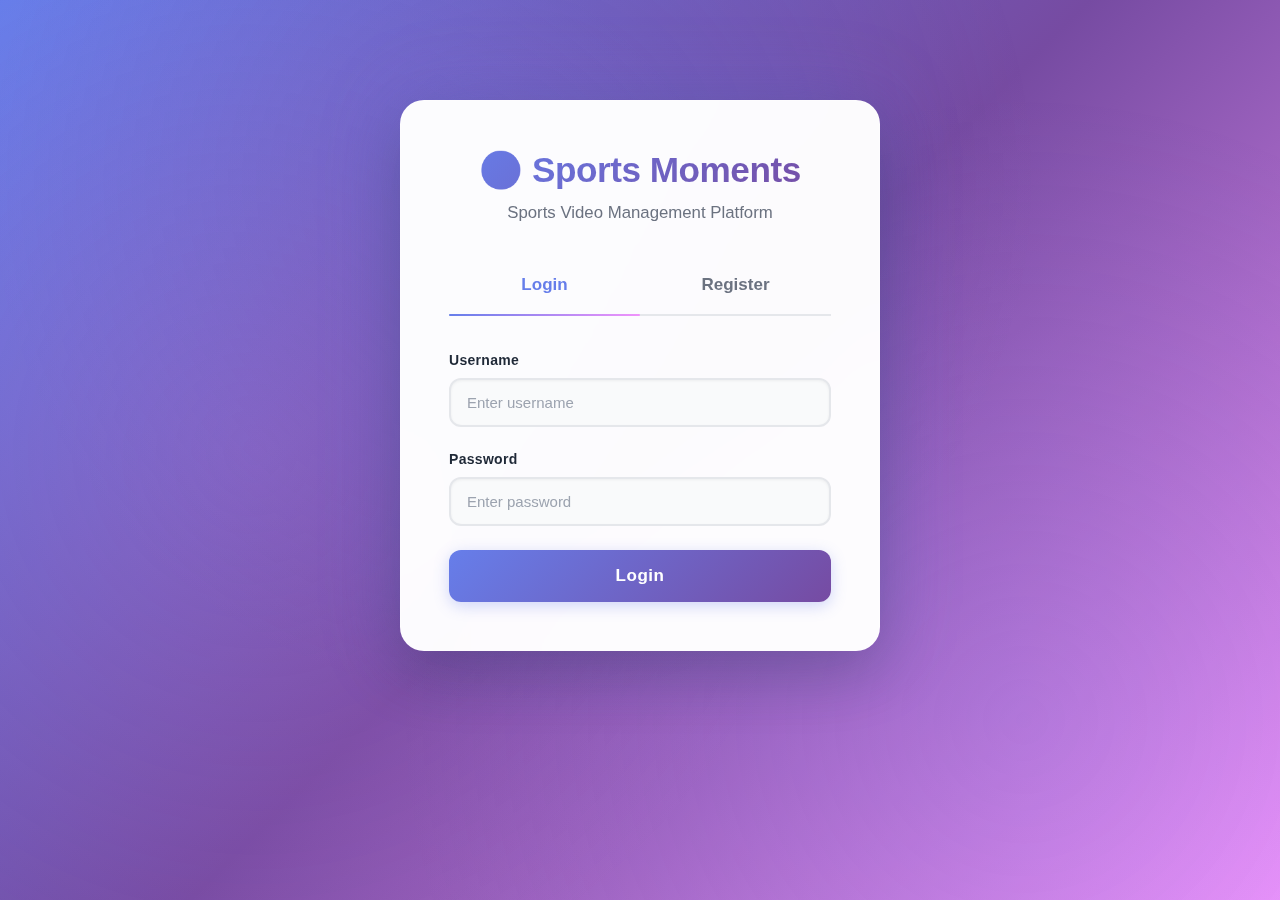
<file: frontend/index.html>
<!DOCTYPE html>
<html lang="en">
<head>
    <meta charset="UTF-8">
    <meta name="viewport" content="width=device-width, initial-scale=1.0">
    <title>Sports Moments - Match List</title>
    <link rel="stylesheet" href="styles.css">
</head>
<body>
    <div class="container">
        <!-- Hero Carousel -->
        <div class="hero-carousel">
            <div class="carousel-container">
                <div class="carousel-slides" id="carouselSlides">
                    <div class="carousel-slide active">
                        <div class="slide-content">
                            <div class="slide-text">
                                <h1 class="slide-title">🏀 Sports Moments</h1>
                                <p class="slide-subtitle">Basketball Team Tactical Analysis Platform</p>
                                <p class="slide-description">Record every exciting moment, analyze every game strategy</p>
                                <button class="btn btn-primary btn-hero" onclick="showUploadModal()">
                                    📤 Upload New Match
                                </button>
                            </div>
                            <div class="slide-image">
                                <div class="hero-icon">🏆</div>
                            </div>
                        </div>
                    </div>
                    <div class="carousel-slide">
                        <div class="slide-content">
                            <div class="slide-text">
                                <h2 class="slide-title">Tactical Analysis</h2>
                                <p class="slide-subtitle">Professional Tactical Annotation System</p>
                                <p class="slide-description">Use drawing tools to annotate tactics and record every play</p>
                            </div>
                            <div class="slide-image">
                                <div class="hero-icon">📋</div>
                            </div>
                        </div>
                    </div>
                    <div class="carousel-slide">
                        <div class="slide-content">
                            <div class="slide-text">
                                <h2 class="slide-title">Team Collaboration</h2>
                                <p class="slide-subtitle">Bridge Between Coaches and Players</p>
                                <p class="slide-description">Comment, interact, share tactical insights, grow together</p>
                            </div>
                            <div class="slide-image">
                                <div class="hero-icon">💬</div>
                            </div>
                        </div>
                    </div>
                </div>
                <button class="carousel-btn prev" onclick="prevSlide()">❮</button>
                <button class="carousel-btn next" onclick="nextSlide()">❯</button>
                <div class="carousel-dots" id="carouselDots"></div>
            </div>
        </div>

        <!-- User Info Bar -->
        <div class="user-bar">
            <div id="userInfo"></div>
        </div>

        <!-- Search and Filter -->
        <div class="filter-bar">
            <div class="search-box">
                <input type="text" id="searchInput" placeholder="🔍 Search matches..." onkeyup="filterMatches()">
            </div>
            <div class="filter-tags">
                <span class="filter-label">Quick Filter:</span>
                <button class="tag-btn" onclick="filterByTag('all')">All</button>
                <button class="tag-btn" onclick="filterByTag('Win')">Win</button>
                <button class="tag-btn" onclick="filterByTag('Loss')">Loss</button>
                <button class="tag-btn" onclick="filterByTag('Home')">Home</button>
                <button class="tag-btn" onclick="filterByTag('Away')">Away</button>
            </div>
        </div>

        <!-- Statistics -->
        <div class="stats-bar">
            <div class="stat-item">
                <div class="stat-icon">📊</div>
                <span class="stat-number" id="totalMatches">0</span>
                <span class="stat-label">Matches</span>
            </div>
            <div class="stat-item">
                <div class="stat-icon">🏆</div>
                <span class="stat-number" id="winRate">0%</span>
                <span class="stat-label">Win Rate</span>
            </div>
        </div>

        <!-- Match List -->
        <div id="matchList" class="match-grid">
            <div class="loading">Loading...</div>
        </div>
    </div>

    <!-- Upload Match Modal -->
    <div id="uploadModal" class="modal">
        <div class="modal-content">
            <div class="modal-header">
                <h2>📤 Upload New Match</h2>
                <span class="close" onclick="closeUploadModal()">&times;</span>
            </div>
            <form id="uploadForm" class="upload-form">
                <div class="form-row">
                    <div class="form-group">
                        <label>Match Title *</label>
                        <input type="text" id="matchTitle" required placeholder="e.g., Friendly vs CS Team">
                    </div>
                    <div class="form-group">
                        <label>Opponent Team *</label>
                        <input type="text" id="opponent" required placeholder="e.g., Computer Science Basketball">
                    </div>
                </div>

                <div class="form-row">
                    <div class="form-group">
                        <label>Match Date *</label>
                        <input type="date" id="matchDate" required>
                    </div>
                    <div class="form-group">
                        <label>Match Time</label>
                        <input type="time" id="matchTime" value="14:00">
                    </div>
                </div>

                <div class="form-group">
                    <label>Location</label>
                    <input type="text" id="location" placeholder="e.g., School Gym">
                </div>

                <div class="form-row">
                    <div class="form-group">
                        <label>Our Score</label>
                        <input type="number" id="ourScore" min="0" placeholder="78">
                    </div>
                    <div class="form-group">
                        <label>Opponent Score</label>
                        <input type="number" id="opponentScore" min="0" placeholder="72">
                    </div>
                </div>

                <div class="form-group">
                    <label>Match Result</label>
                    <div class="radio-group">
                        <label class="radio-label">
                            <input type="radio" name="outcome" value="win" checked>
                            <span>Win 🏆</span>
                        </label>
                        <label class="radio-label">
                            <input type="radio" name="outcome" value="draw">
                            <span>Draw 🤝</span>
                        </label>
                        <label class="radio-label">
                            <input type="radio" name="outcome" value="loss">
                            <span>Loss 😔</span>
                        </label>
                    </div>
                </div>

                <div class="form-group">
                    <label>Video File * (Max 100MB recommended)</label>
                    <div class="file-input-wrapper">
                        <input type="file" id="videoFile" accept="video/*" required onchange="handleVideoSelect(this)">
                        <div class="file-input-display" id="videoFileDisplay">
                            <span>📹 Click to select or drag video file here</span>
                        </div>
                    </div>
                    <div id="videoPreview" class="video-preview" style="display:none;">
                        <video id="previewVideo" controls style="max-width: 100%; max-height: 200px;"></video>
                    </div>
                </div>

                <div class="form-group">
                    <label>Thumbnail (Optional)</label>
                    <div class="file-input-wrapper">
                        <input type="file" id="thumbnailFile" accept="image/*" onchange="handleThumbnailSelect(this)">
                        <div class="file-input-display" id="thumbnailFileDisplay">
                            <span>🖼️ Click to select thumbnail</span>
                        </div>
                    </div>
                    <div id="thumbnailPreview" class="thumbnail-preview" style="display:none;">
                        <img id="previewThumbnail" style="max-width: 200px; max-height: 150px;">
                    </div>
                </div>

                <div class="form-group">
                    <label>Tags (Comma separated)</label>
                    <input type="text" id="tags" placeholder="e.g., Home, Win, Playoffs">
                    <div class="tag-suggestions">
                        <button type="button" class="tag-suggestion" onclick="addTag('Home')">Home</button>
                        <button type="button" class="tag-suggestion" onclick="addTag('Away')">Away</button>
                        <button type="button" class="tag-suggestion" onclick="addTag('Win')">Win</button>
                        <button type="button" class="tag-suggestion" onclick="addTag('Loss')">Loss</button>
                        <button type="button" class="tag-suggestion" onclick="addTag('Playoffs')">Playoffs</button>
                        <button type="button" class="tag-suggestion" onclick="addTag('Friendly')">Friendly</button>
                    </div>
                </div>

                <div id="uploadProgress" class="upload-progress" style="display:none;">
                    <div class="progress-bar">
                        <div class="progress-fill" id="progressFill"></div>
                    </div>
                    <div class="progress-text" id="progressText">Uploading... 0%</div>
                </div>

                <div class="form-actions">
                    <button type="button" class="btn btn-secondary" onclick="closeUploadModal()">Cancel</button>
                    <button type="submit" class="btn btn-primary" id="uploadBtn">📤 Upload Match</button>
                </div>
            </form>
        </div>
    </div>

    <script src="config.js"></script>
    <script src="appinsights.js"></script>
    <script src="auth.js"></script>
    <script src="script.js"></script>
    <script>
        // 页面加载时检查登录状态
        if (!requireLogin()) {
            // 未登录会自动跳转到登录页
        }
        
        // 跟踪页面访问
        if (window.AppInsightsTracking) {
            window.AppInsightsTracking.trackPagePerformance('MatchList');
        }
    </script>
</body>
</html>
</file>
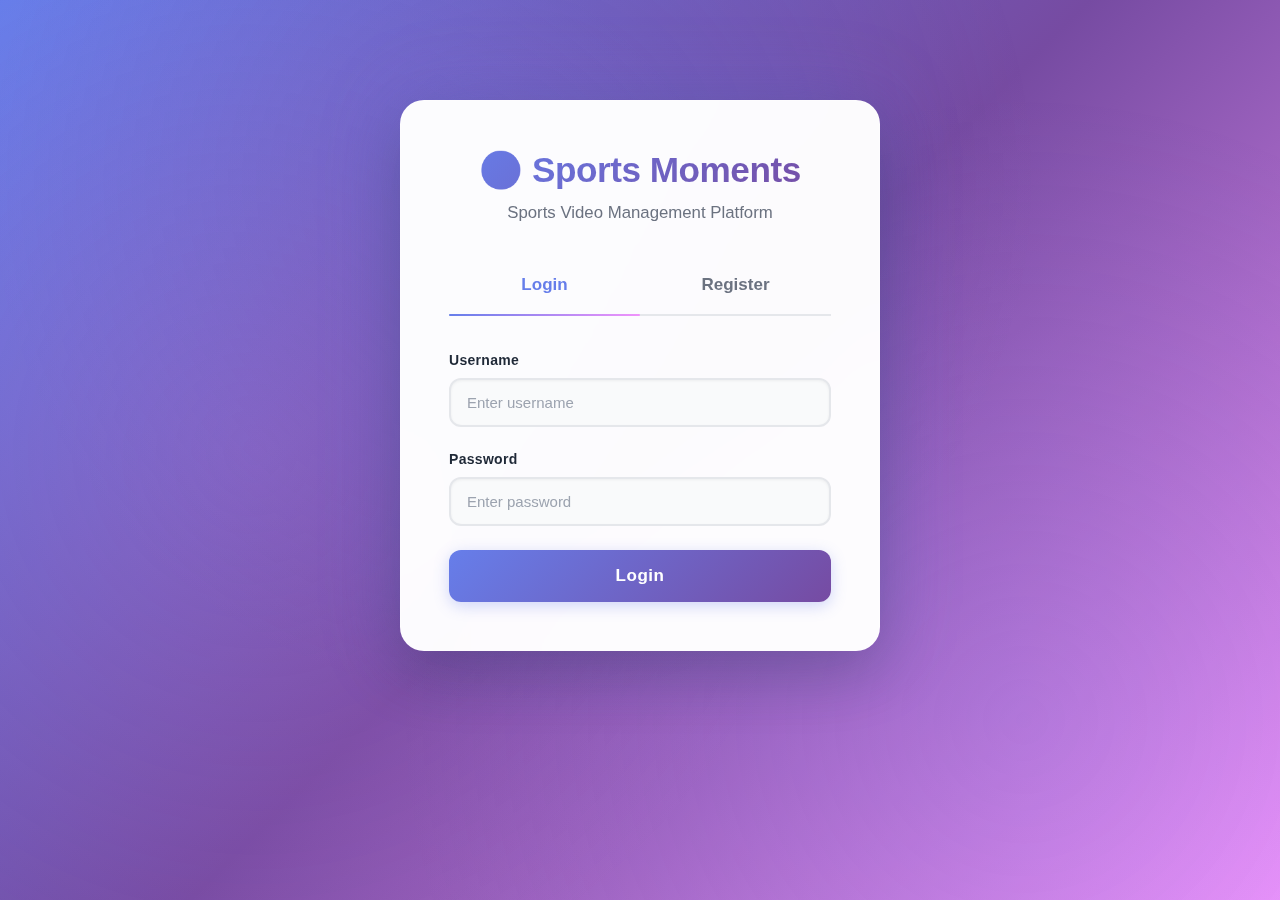
<file: frontend/login.html>
<!DOCTYPE html>
<html lang="en">
<head>
    <meta charset="UTF-8">
    <meta name="viewport" content="width=device-width, initial-scale=1.0">
    <title>Login - Sports Moments</title>
    <link rel="stylesheet" href="styles.css">
    <style>
        .login-container {
            max-width: 480px;
            margin: 80px auto;
            padding: 48px;
            background: rgba(255, 255, 255, 0.98);
            backdrop-filter: blur(20px);
            border-radius: 24px;
            box-shadow: 0 24px 60px rgba(0, 0, 0, 0.2), 0 0 80px rgba(102, 126, 234, 0.3);
            border: 1px solid rgba(255, 255, 255, 0.3);
            position: relative;
            z-index: 1;
            animation: containerFadeIn 0.8s ease-out;
        }
        
        @keyframes containerFadeIn {
            from {
                opacity: 0;
                transform: translateY(40px) scale(0.95);
            }
            to {
                opacity: 1;
                transform: translateY(0) scale(1);
            }
        }
        
        .login-header {
            text-align: center;
            margin-bottom: 36px;
        }
        
        .login-header h1 {
            background: linear-gradient(135deg, var(--primary-color), var(--secondary-color));
            -webkit-background-clip: text;
            -webkit-text-fill-color: transparent;
            background-clip: text;
            margin-bottom: 12px;
            font-size: 2.2em;
            font-weight: 800;
            letter-spacing: -0.5px;
            animation: titleGlow 3s ease-in-out infinite;
        }
        
        @keyframes titleGlow {
            0%, 100% { filter: drop-shadow(0 0 8px rgba(102, 126, 234, 0.3)); }
            50% { filter: drop-shadow(0 0 16px rgba(102, 126, 234, 0.5)); }
        }
        
        .login-header p {
            color: var(--text-secondary);
            font-size: 1.05em;
            font-weight: 500;
        }
        
        .login-tabs {
            display: flex;
            margin-bottom: 36px;
            border-bottom: 2px solid var(--border-color);
            position: relative;
        }
        
        .login-tabs::after {
            content: '';
            position: absolute;
            bottom: -2px;
            left: 0;
            width: 50%;
            height: 2px;
            background: linear-gradient(90deg, var(--primary-color), var(--accent-color));
            transition: transform 0.3s cubic-bezier(0.4, 0, 0.2, 1);
            border-radius: 2px;
        }
        
        .login-tabs:has(.tab-btn:last-child.active)::after {
            transform: translateX(100%);
        }
        
        .tab-btn {
            flex: 1;
            padding: 16px;
            background: none;
            border: none;
            cursor: pointer;
            font-size: 17px;
            color: var(--text-secondary);
            transition: all 0.3s cubic-bezier(0.4, 0, 0.2, 1);
            border-bottom: 3px solid transparent;
            font-weight: 600;
            position: relative;
        }
        
        .tab-btn.active {
            color: var(--primary-color);
            font-weight: 700;
        }
        
        .tab-btn:hover {
            color: var(--primary-color);
        }
        
        .form-group {
            margin-bottom: 24px;
        }
        
        .form-group label {
            display: block;
            margin-bottom: 10px;
            color: var(--text-primary);
            font-weight: 600;
            font-size: 14px;
            letter-spacing: 0.3px;
        }
        
        .form-group input {
            width: 100%;
            padding: 14px 16px;
            border: 2px solid var(--border-color);
            border-radius: 12px;
            font-size: 15px;
            transition: all 0.3s cubic-bezier(0.4, 0, 0.2, 1);
            background: var(--bg-light);
            box-shadow: inset 0 1px 3px rgba(0, 0, 0, 0.05);
        }
        
        .form-group input:focus {
            outline: none;
            border-color: var(--primary-color);
            background: white;
            box-shadow: 0 0 0 3px rgba(102, 126, 234, 0.1), inset 0 1px 3px rgba(0, 0, 0, 0.05);
            transform: translateY(-1px);
        }
        
        .form-group input::placeholder {
            color: var(--text-light);
        }
        
        .submit-btn {
            width: 100%;
            padding: 16px;
            background: linear-gradient(135deg, var(--primary-color), var(--secondary-color), var(--accent-color));
            background-size: 200% 200%;
            color: white;
            border: none;
            border-radius: 12px;
            font-size: 17px;
            font-weight: 700;
            cursor: pointer;
            transition: all 0.3s cubic-bezier(0.4, 0, 0.2, 1);
            box-shadow: 0 4px 15px rgba(102, 126, 234, 0.3);
            animation: gradientShift 3s ease infinite;
            position: relative;
            overflow: hidden;
            letter-spacing: 0.5px;
        }
        
        @keyframes gradientShift {
            0%, 100% { background-position: 0% 50%; }
            50% { background-position: 100% 50%; }
        }
        
        .submit-btn::before {
            content: '';
            position: absolute;
            top: 50%;
            left: 50%;
            width: 0;
            height: 0;
            background: rgba(255, 255, 255, 0.3);
            border-radius: 50%;
            transform: translate(-50%, -50%);
            transition: width 0.6s, height 0.6s;
        }
        
        .submit-btn:hover::before {
            width: 300px;
            height: 300px;
        }
        
        .submit-btn:hover {
            transform: translateY(-3px) scale(1.02);
            box-shadow: 0 8px 25px rgba(102, 126, 234, 0.5), 0 0 20px rgba(102, 126, 234, 0.3);
        }
        
        .submit-btn:active {
            transform: translateY(-1px) scale(0.98);
        }
        
        .submit-btn:disabled {
            background: var(--border-color);
            cursor: not-allowed;
            transform: none;
            box-shadow: none;
            animation: none;
        }
        
        .error-message {
            color: var(--danger-color);
            font-size: 14px;
            margin-top: 12px;
            text-align: center;
            font-weight: 600;
            padding: 12px;
            background: rgba(239, 68, 68, 0.1);
            border-radius: 8px;
            border: 1px solid rgba(239, 68, 68, 0.2);
            animation: shake 0.4s;
        }
        
        @keyframes shake {
            0%, 100% { transform: translateX(0); }
            25% { transform: translateX(-8px); }
            75% { transform: translateX(8px); }
        }
        
        .success-message {
            color: var(--success-color);
            font-size: 14px;
            margin-top: 12px;
            text-align: center;
            font-weight: 600;
            padding: 12px;
            background: rgba(16, 185, 129, 0.1);
            border-radius: 8px;
            border: 1px solid rgba(16, 185, 129, 0.2);
            animation: fadeIn 0.4s;
        }
        
        @keyframes fadeIn {
            from { opacity: 0; transform: translateY(-10px); }
            to { opacity: 1; transform: translateY(0); }
        }
        
        .form-container {
            display: none;
            animation: fadeIn 0.4s;
        }
        
        .form-container.active {
            display: block;
        }
    </style>
</head>
<body>
    <div class="login-container">
        <div class="login-header">
            <h1>🏀 Sports Moments</h1>
            <p>Sports Video Management Platform</p>
        </div>
        
        <div class="login-tabs">
            <button class="tab-btn active" onclick="switchTab('login')">Login</button>
            <button class="tab-btn" onclick="switchTab('register')">Register</button>
        </div>
        
        <!-- Login Form -->
        <div id="loginForm" class="form-container active">
            <form onsubmit="handleLogin(event)">
                <div class="form-group">
                    <label>Username</label>
                    <input type="text" id="loginUsername" required placeholder="Enter username">
                </div>
                
                <div class="form-group">
                    <label>Password</label>
                    <input type="password" id="loginPassword" required placeholder="Enter password">
                </div>
                
                <button type="submit" class="submit-btn" id="loginBtn">Login</button>
                <div id="loginMessage"></div>
            </form>
        </div>
        
        <!-- Register Form -->
        <div id="registerForm" class="form-container">
            <form onsubmit="handleRegister(event)">
                <div class="form-group">
                    <label>Username</label>
                    <input type="text" id="registerUsername" required placeholder="3-20 characters">
                </div>
                
                <div class="form-group">
                    <label>Display Name</label>
                    <input type="text" id="registerDisplayName" required placeholder="e.g., Coach Zhang">
                </div>
                
                <div class="form-group">
                    <label>Password</label>
                    <input type="password" id="registerPassword" required placeholder="At least 6 characters">
                </div>
                
                <div class="form-group">
                    <label>Confirm Password</label>
                    <input type="password" id="registerPasswordConfirm" required placeholder="Re-enter password">
                </div>
                
                <button type="submit" class="submit-btn" id="registerBtn">Register</button>
                <div id="registerMessage"></div>
            </form>
        </div>
    </div>
    
    <script src="config.js"></script>
    <script src="appinsights.js"></script>
    <script src="login.js"></script>
</body>
</html>
</file>
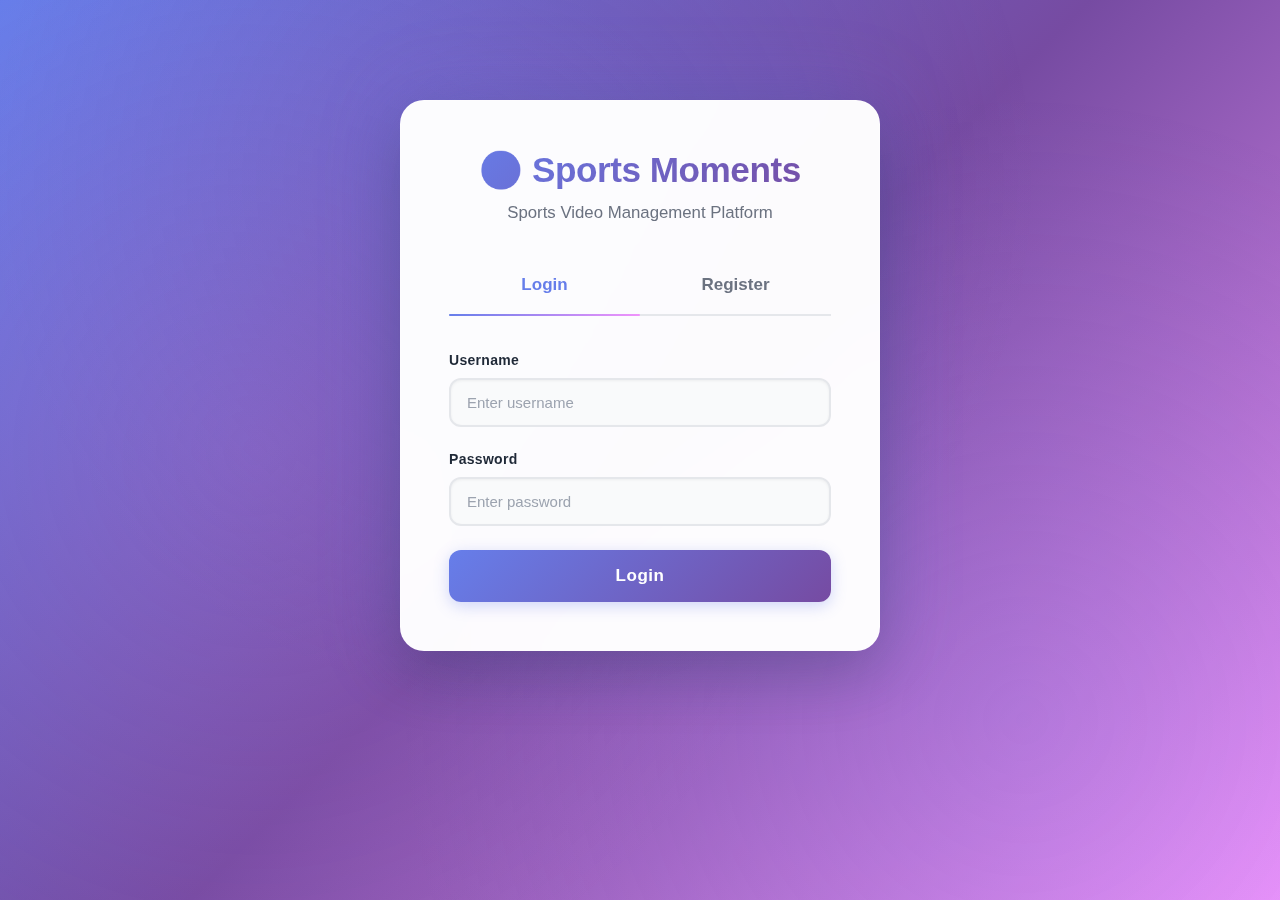
<file: frontend/match-detail.html>
<!DOCTYPE html>
<html lang="en">
<head>
    <meta charset="UTF-8">
    <meta name="viewport" content="width=device-width, initial-scale=1.0">
    <title>Match Detail - Sports Moments</title>
    <link rel="stylesheet" href="styles.css">
</head>
<body>
    <div class="container">
        <!-- Navigation -->
        <div class="breadcrumb">
            <a href="index.html">← Back to Match List</a>
        </div>

        <!-- Match Detail Header -->
        <div class="match-detail-header">
            <div class="match-title-section">
                <h1 id="matchTitle">Loading...</h1>
                <div class="match-meta-info">
                    <span id="matchDate">📅 2025-11-15</span>
                    <span class="divider">•</span>
                    <span id="matchLocation">📍 Gym</span>
                    <span class="divider">•</span>
                    <span id="matchResult" class="badge badge-win">Win 78:72</span>
                </div>
                <div class="match-tags" id="matchTags"></div>
            </div>
            <div class="match-actions">
                <button class="btn btn-secondary" onclick="editMatch()">✏️ Edit</button>
                <button class="btn btn-danger" onclick="deleteMatch()">🗑️ Delete</button>
            </div>
        </div>

        <!-- Video Player -->
        <div class="video-section">
            <div class="video-player-wrapper">
                <video id="matchVideo" controls controlsList="nodownload" preload="metadata">
                    <source id="videoSource" src="" type="video/mp4">
                    Your browser does not support video playback
                </video>
            </div>
        </div>

        <!-- Tactical Annotations -->
        <div class="annotations-section">
            <div class="section-header">
                <h2>📋 Tactical Annotations</h2>
                <button class="btn btn-primary" onclick="showAnnotationModal()">+ Add Annotation</button>
            </div>
            <div id="annotationList" class="annotation-list">
                <!-- Dynamically loaded -->
            </div>
        </div>

        <!-- Discussion -->
        <div class="comments-section">
            <h2>💬 Discussion</h2>
            <div class="comment-input-wrapper">
                <textarea id="commentInput" placeholder="Share your thoughts..."></textarea>
                <button class="btn btn-primary" onclick="addComment()">Post Comment</button>
            </div>
            <div id="commentList" class="comment-list">
                <!-- Dynamically loaded -->
            </div>
        </div>
    </div>

    <!-- Edit Match Modal -->
    <div id="editModal" class="modal">
        <div class="modal-content">
            <div class="modal-header">
                <h2>✏️ Edit Match Information</h2>
                <span class="close" onclick="closeEditModal()">&times;</span>
            </div>
            <form id="editForm" onsubmit="handleEditSubmit(event)">
                <div class="form-group">
                    <label>Match Title *</label>
                    <input type="text" id="editMatchTitle" required>
                </div>
                
                <div class="form-row">
                    <div class="form-group">
                        <label>Match Date *</label>
                        <input type="date" id="editMatchDate" required>
                    </div>
                    <div class="form-group">
                        <label>Match Time *</label>
                        <input type="time" id="editMatchTime" required>
                    </div>
                </div>
                
                <div class="form-group">
                    <label>Opponent Team *</label>
                    <input type="text" id="editOpponent" required>
                </div>
                
                <div class="form-group">
                    <label>Location</label>
                    <input type="text" id="editLocation">
                </div>
                
                <div class="form-row">
                    <div class="form-group">
                        <label>Our Score *</label>
                        <input type="number" id="editOurScore" required min="0">
                    </div>
                    <div class="form-group">
                        <label>Opponent Score *</label>
                        <input type="number" id="editOpponentScore" required min="0">
                    </div>
                </div>
                
                <div class="form-group">
                    <label>Match Result</label>
                    <div class="radio-group">
                        <label><input type="radio" name="editOutcome" value="win" checked> Win 🏆</label>
                        <label><input type="radio" name="editOutcome" value="draw"> Draw 🤝</label>
                        <label><input type="radio" name="editOutcome" value="loss"> Loss 😔</label>
                    </div>
                </div>
                
                <div class="form-group">
                    <label>Tags</label>
                    <input type="text" id="editTags" placeholder="Comma separated, e.g., Home, Win, Playoffs">
                </div>
                
                <div class="modal-footer">
                    <button type="button" class="btn btn-secondary" onclick="closeEditModal()">Cancel</button>
                    <button type="submit" class="btn btn-primary" id="editBtn">Save Changes</button>
                </div>
            </form>
        </div>
    </div>

    <!-- Tactical Annotation Modal -->
    <div id="annotationModal" class="modal">
        <div class="modal-content modal-large">
            <div class="modal-header">
                <h2>📋 Create Tactical Annotation</h2>
                <span class="close" onclick="closeAnnotationModal()">&times;</span>
            </div>
            <div class="annotation-editor">
                <div class="editor-left">
                    <div class="form-group">
                        <label>Annotation Title *</label>
                        <input type="text" id="annotationTitle" placeholder="e.g., Fast Break - Q3">
                    </div>
                    <div class="form-group">
                        <label>Timestamp</label>
                        <input type="text" id="annotationTimestamp" readonly placeholder="Auto set to current playback time">
                    </div>
                    <div class="form-group">
                        <label>Tactical Description</label>
                        <textarea id="annotationDescription" rows="4" placeholder="Describe the tactical execution..."></textarea>
                    </div>
                    <div class="form-group">
                        <label>Tags</label>
                        <input type="text" id="annotationTags" placeholder="e.g., Fast Break, Success, Transition">
                    </div>
                </div>
                <div class="editor-right">
                    <div class="canvas-wrapper">
                        <label>Tactical Drawing</label>
                        <canvas id="tacticalCanvas" width="600" height="400"></canvas>
                        <div class="canvas-tools">
                            <button class="tool-btn" onclick="selectTool('arrow')" title="Arrow">➡️</button>
                            <button class="tool-btn" onclick="selectTool('circle')" title="Circle">⭕</button>
                            <button class="tool-btn" onclick="selectTool('line')" title="Line">━</button>
                            <button class="tool-btn" onclick="selectTool('text')" title="Text">A</button>
                            <input type="color" id="colorPicker" value="#ff0000" title="Color">
                            <button class="tool-btn" onclick="clearCanvas()" title="Clear">🗑️</button>
                            <button class="tool-btn" onclick="undoCanvas()" title="Undo">↶</button>
                        </div>
                    </div>
                </div>
            </div>
            <div class="modal-footer">
                <button class="btn btn-secondary" onclick="closeAnnotationModal()">Cancel</button>
                <button class="btn btn-primary" onclick="saveAnnotation()">Save Annotation</button>
            </div>
        </div>
    </div>

    <script src="config.js"></script>
    <script src="appinsights.js"></script>
    <script src="auth.js"></script>
    <script src="match-detail.js"></script>
    <script>
        // 页面加载时检查登录状态
        if (!requireLogin()) {
            // 未登录会自动跳转到登录页
        }
        
        // 跟踪页面访问
        if (window.AppInsightsTracking) {
            window.AppInsightsTracking.trackPagePerformance('MatchDetail');
        }
    </script>
</body>
</html>
</file>
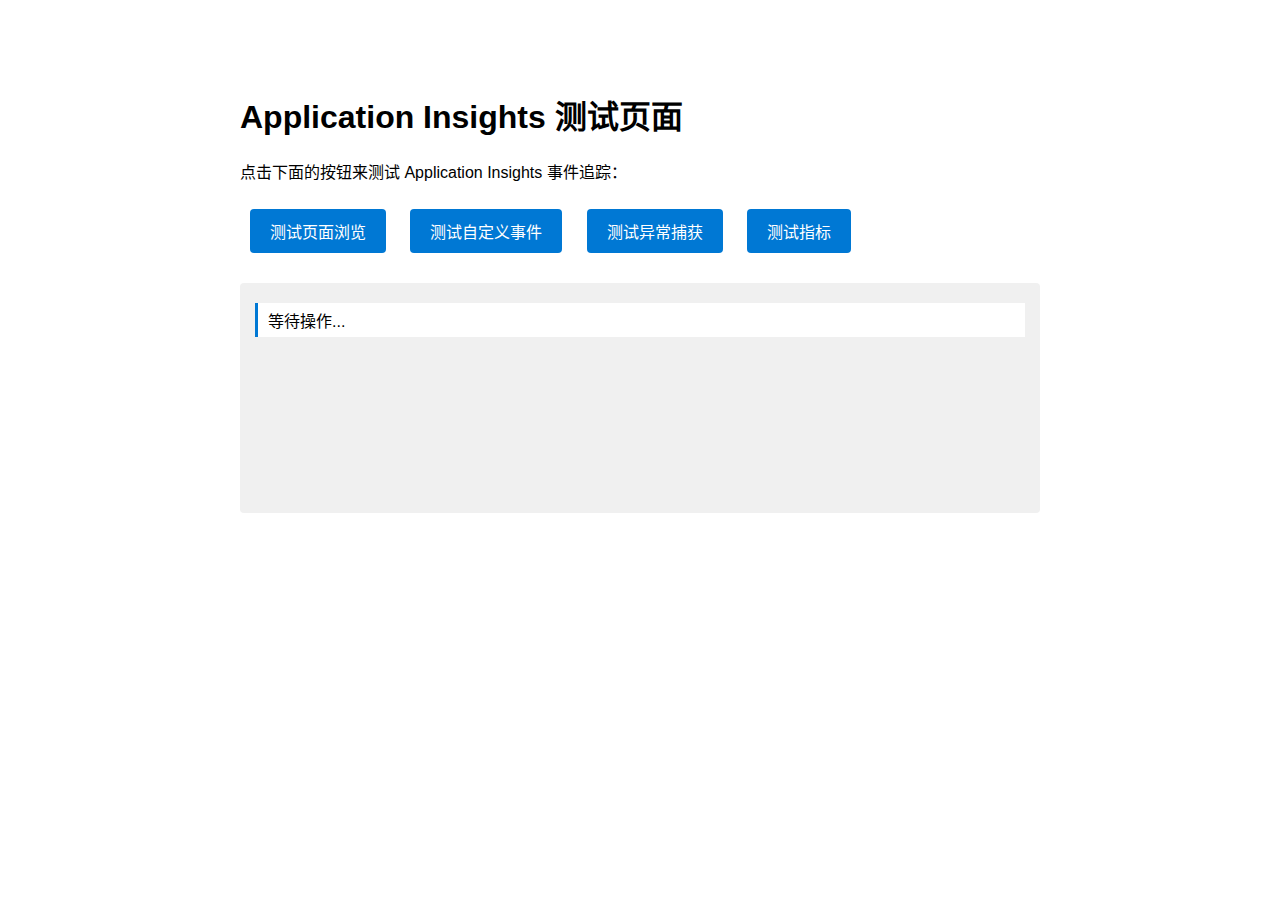
<file: frontend/test-insights.html>
<!DOCTYPE html>
<html lang="zh-CN">
<head>
    <meta charset="UTF-8">
    <meta name="viewport" content="width=device-width, initial-scale=1.0">
    <title>测试 Application Insights</title>
    <style>
        body {
            font-family: Arial, sans-serif;
            max-width: 800px;
            margin: 50px auto;
            padding: 20px;
        }
        button {
            padding: 10px 20px;
            margin: 10px;
            font-size: 16px;
            cursor: pointer;
            background-color: #0078d4;
            color: white;
            border: none;
            border-radius: 4px;
        }
        button:hover {
            background-color: #005a9e;
        }
        #log {
            margin-top: 20px;
            padding: 15px;
            background-color: #f0f0f0;
            border-radius: 4px;
            min-height: 200px;
        }
        .log-item {
            padding: 5px;
            margin: 5px 0;
            background-color: white;
            border-left: 3px solid #0078d4;
            padding-left: 10px;
        }
    </style>
</head>
<body>
    <h1>Application Insights 测试页面</h1>
    <p>点击下面的按钮来测试 Application Insights 事件追踪：</p>
    
    <div>
        <button onclick="testPageView()">测试页面浏览</button>
        <button onclick="testCustomEvent()">测试自定义事件</button>
        <button onclick="testException()">测试异常捕获</button>
        <button onclick="testMetric()">测试指标</button>
    </div>
    
    <div id="log">
        <div class="log-item">等待操作...</div>
    </div>

    <!-- Application Insights -->
    <script src="appinsights.js"></script>
    
    <script>
        function log(message) {
            const logDiv = document.getElementById('log');
            const logItem = document.createElement('div');
            logItem.className = 'log-item';
            logItem.textContent = `[${new Date().toLocaleTimeString()}] ${message}`;
            logDiv.appendChild(logItem);
        }
        
        function testPageView() {
            if (window.appInsights) {
                window.appInsights.trackPageView({
                    name: 'TestPage',
                    properties: {
                        testType: 'manual',
                        timestamp: new Date().toISOString()
                    }
                });
                log('✅ 页面浏览事件已发送');
            } else {
                log('❌ Application Insights 未初始化');
            }
        }
        
        function testCustomEvent() {
            if (window.appInsights) {
                window.appInsights.trackEvent({
                    name: 'TestCustomEvent',
                    properties: {
                        testType: 'custom',
                        userId: 'test-user-001',
                        action: 'button-click',
                        timestamp: new Date().toISOString()
                    }
                });
                log('✅ 自定义事件已发送');
            } else {
                log('❌ Application Insights 未初始化');
            }
        }
        
        function testException() {
            if (window.appInsights) {
                try {
                    throw new Error('这是一个测试异常');
                } catch (error) {
                    window.appInsights.trackException({
                        exception: error,
                        properties: {
                            testType: 'exception'
                        }
                    });
                    log('✅ 异常事件已发送');
                }
            } else {
                log('❌ Application Insights 未初始化');
            }
        }
        
        function testMetric() {
            if (window.appInsights) {
                window.appInsights.trackMetric({
                    name: 'TestMetric',
                    average: 42,
                    properties: {
                        testType: 'metric'
                    }
                });
                log('✅ 指标事件已发送');
            } else {
                log('❌ Application Insights 未初始化');
            }
        }
        
        // 页面加载时检查 Application Insights
        window.addEventListener('load', () => {
            setTimeout(() => {
                if (window.appInsights) {
                    log('✅ Application Insights 已成功初始化');
                    log(`📊 Instrumentation Key: b86132f4-262b-4a38-acf1-2dfa2ada6256`);
                } else {
                    log('❌ Application Insights 初始化失败');
                }
            }, 1000);
        });
    </script>
</body>
</html>
</file>
<file: frontend/styles.css>
/* ========================================
   赛场瞬间 - 全局样式 (现代化美化版)
   ======================================== */

:root {
    --primary-color: #667eea;
    --primary-dark: #5568d3;
    --primary-light: #a8b5ff;
    --secondary-color: #764ba2;
    --accent-color: #f093fb;
    --success-color: #10b981;
    --danger-color: #ef4444;
    --warning-color: #f59e0b;
    --info-color: #3b82f6;
    --text-primary: #1f2937;
    --text-secondary: #6b7280;
    --text-light: #9ca3af;
    --border-color: #e5e7eb;
    --bg-light: #f9fafb;
    --bg-white: #ffffff;
    --shadow-sm: 0 1px 3px rgba(0, 0, 0, 0.08);
    --shadow: 0 4px 12px rgba(0, 0, 0, 0.08);
    --shadow-md: 0 8px 24px rgba(0, 0, 0, 0.12);
    --shadow-lg: 0 16px 48px rgba(0, 0, 0, 0.15);
    --shadow-xl: 0 24px 60px rgba(0, 0, 0, 0.2);
    --glow: 0 0 20px rgba(102, 126, 234, 0.3);
    --glow-strong: 0 0 40px rgba(102, 126, 234, 0.5);
}

* {
    margin: 0;
    padding: 0;
    box-sizing: border-box;
}

body {
    font-family: -apple-system, BlinkMacSystemFont, 'Segoe UI', 'Microsoft YaHei', 'PingFang SC', 'Hiragino Sans GB', Arial, sans-serif;
    background: linear-gradient(135deg, #667eea 0%, #764ba2 50%, #f093fb 100%);
    background-attachment: fixed;
    min-height: 100vh;
    padding: 20px;
    color: var(--text-primary);
    position: relative;
    overflow-x: hidden;
}

/* 添加动态背景效果 */
body::before {
    content: '';
    position: fixed;
    top: 0;
    left: 0;
    width: 100%;
    height: 100%;
    background: 
        radial-gradient(circle at 20% 50%, rgba(240, 147, 251, 0.15) 0%, transparent 50%),
        radial-gradient(circle at 80% 80%, rgba(102, 126, 234, 0.15) 0%, transparent 50%),
        radial-gradient(circle at 40% 20%, rgba(118, 75, 162, 0.15) 0%, transparent 50%);
    pointer-events: none;
    z-index: 0;
    animation: backgroundShift 20s ease-in-out infinite;
}

@keyframes backgroundShift {
    0%, 100% { opacity: 1; transform: scale(1); }
    50% { opacity: 0.8; transform: scale(1.1); }
}

.container {
    max-width: 1400px;
    margin: 0 auto;
    background: rgba(255, 255, 255, 0.98);
    backdrop-filter: blur(20px);
    border-radius: 24px;
    padding: 40px;
    box-shadow: var(--shadow-xl);
    position: relative;
    z-index: 1;
    border: 1px solid rgba(255, 255, 255, 0.3);
    animation: containerFadeIn 0.6s ease-out;
}

@keyframes containerFadeIn {
    from {
        opacity: 0;
        transform: translateY(30px);
    }
    to {
        opacity: 1;
        transform: translateY(0);
    }
}

/* ========================================
   轮播图样式
   ======================================== */

.hero-carousel {
    margin: -40px -40px 40px -40px;
    border-radius: 24px 24px 0 0;
    overflow: hidden;
    position: relative;
}

.carousel-container {
    position: relative;
    height: 400px;
    overflow: hidden;
}

.carousel-slides {
    height: 100%;
    position: relative;
}

.carousel-slide {
    position: absolute;
    top: 0;
    left: 0;
    width: 100%;
    height: 100%;
    background: linear-gradient(135deg, #667eea 0%, #764ba2 50%, #f093fb 100%);
    opacity: 0;
    transition: opacity 0.8s ease-in-out;
    display: flex;
    align-items: center;
    justify-content: center;
}

.carousel-slide::before {
    content: '';
    position: absolute;
    top: 0;
    left: 0;
    right: 0;
    bottom: 0;
    background: 
        radial-gradient(circle at 20% 50%, rgba(255, 255, 255, 0.1) 0%, transparent 50%),
        radial-gradient(circle at 80% 80%, rgba(255, 255, 255, 0.08) 0%, transparent 50%);
    animation: backgroundPulse 8s ease-in-out infinite;
}

@keyframes backgroundPulse {
    0%, 100% { opacity: 1; }
    50% { opacity: 0.6; }
}

.carousel-slide:nth-child(2) {
    background: linear-gradient(135deg, #f093fb 0%, #f5576c 50%, #ffd140 100%);
}

.carousel-slide:nth-child(3) {
    background: linear-gradient(135deg, #4facfe 0%, #00f2fe 50%, #43e97b 100%);
}

.carousel-slide.active {
    opacity: 1;
    z-index: 1;
}

.slide-content {
    display: flex;
    align-items: center;
    justify-content: space-between;
    width: 100%;
    max-width: 1200px;
    padding: 0 60px;
    gap: 60px;
}

.slide-text {
    flex: 1;
    color: white;
    z-index: 2;
}

.slide-title {
    font-size: 3.5em;
    font-weight: 800;
    margin-bottom: 16px;
    text-shadow: 0 4px 20px rgba(0, 0, 0, 0.3);
    animation: slideInLeft 0.8s ease-out;
}

.slide-subtitle {
    font-size: 1.5em;
    font-weight: 600;
    margin-bottom: 12px;
    opacity: 0.95;
    animation: slideInLeft 1s ease-out;
}

.slide-description {
    font-size: 1.2em;
    margin-bottom: 30px;
    opacity: 0.9;
    line-height: 1.6;
    animation: slideInLeft 1.2s ease-out;
}

@keyframes slideInLeft {
    from {
        opacity: 0;
        transform: translateX(-50px);
    }
    to {
        opacity: 1;
        transform: translateX(0);
    }
}

@keyframes slideInRight {
    from {
        opacity: 0;
        transform: translateX(50px);
    }
    to {
        opacity: 1;
        transform: translateX(0);
    }
}

.slide-image {
    flex: 1;
    display: flex;
    align-items: center;
    justify-content: center;
    animation: slideInRight 1s ease-out;
}

.hero-icon {
    font-size: 15em;
    opacity: 0.3;
    animation: float 3s ease-in-out infinite;
}

@keyframes float {
    0%, 100% {
        transform: translateY(0px);
    }
    50% {
        transform: translateY(-20px);
    }
}

.btn-hero {
    padding: 18px 36px;
    font-size: 1.1em;
    box-shadow: 0 8px 25px rgba(255, 255, 255, 0.3);
}

.btn-hero:hover {
    box-shadow: 0 12px 35px rgba(255, 255, 255, 0.5);
}

.carousel-btn {
    position: absolute;
    top: 50%;
    transform: translateY(-50%);
    background: rgba(255, 255, 255, 0.2);
    backdrop-filter: blur(10px);
    border: 2px solid rgba(255, 255, 255, 0.3);
    color: white;
    width: 50px;
    height: 50px;
    border-radius: 50%;
    font-size: 24px;
    cursor: pointer;
    transition: all 0.3s;
    z-index: 10;
    display: flex;
    align-items: center;
    justify-content: center;
}

.carousel-btn:hover {
    background: rgba(255, 255, 255, 0.4);
    transform: translateY(-50%) scale(1.1);
}

.carousel-btn.prev {
    left: 20px;
}

.carousel-btn.next {
    right: 20px;
}

.carousel-dots {
    position: absolute;
    bottom: 30px;
    left: 50%;
    transform: translateX(-50%);
    display: flex;
    gap: 12px;
    z-index: 10;
}

.carousel-dot {
    width: 12px;
    height: 12px;
    border-radius: 50%;
    background: rgba(255, 255, 255, 0.4);
    border: 2px solid rgba(255, 255, 255, 0.6);
    cursor: pointer;
    transition: all 0.3s;
}

.carousel-dot.active {
    background: white;
    width: 40px;
    border-radius: 6px;
}

.carousel-dot:hover {
    background: rgba(255, 255, 255, 0.7);
}

/* 用户信息栏 */
.user-bar {
    display: flex;
    justify-content: flex-end;
    align-items: center;
    margin-bottom: 30px;
    padding: 16px 0;
}

.user-bar #userInfo {
    color: var(--text-secondary);
    font-weight: 500;
    font-size: 14px;
}

/* ========================================
   按钮样式
   ======================================== */

.btn {
    padding: 14px 28px;
    border: none;
    border-radius: 12px;
    font-size: 16px;
    font-weight: 600;
    cursor: pointer;
    transition: all 0.3s cubic-bezier(0.4, 0, 0.2, 1);
    display: inline-flex;
    align-items: center;
    gap: 8px;
    position: relative;
    overflow: hidden;
    letter-spacing: 0.3px;
}

.btn::before {
    content: '';
    position: absolute;
    top: 50%;
    left: 50%;
    width: 0;
    height: 0;
    background: rgba(255, 255, 255, 0.3);
    border-radius: 50%;
    transform: translate(-50%, -50%);
    transition: width 0.6s, height 0.6s;
}

.btn:hover::before {
    width: 300px;
    height: 300px;
}

.btn-primary {
    background: linear-gradient(135deg, var(--primary-color), var(--secondary-color), var(--accent-color));
    background-size: 200% 200%;
    color: white;
    box-shadow: 0 4px 15px rgba(102, 126, 234, 0.3);
    animation: gradientShift 3s ease infinite;
}

@keyframes gradientShift {
    0%, 100% { background-position: 0% 50%; }
    50% { background-position: 100% 50%; }
}

.btn-primary:hover {
    transform: translateY(-3px) scale(1.02);
    box-shadow: 0 8px 25px rgba(102, 126, 234, 0.5), var(--glow);
}

.btn-primary:active {
    transform: translateY(-1px) scale(0.98);
}

.btn-secondary {
    background: var(--bg-light);
    color: var(--text-primary);
    border: 2px solid var(--border-color);
    box-shadow: var(--shadow-sm);
}

.btn-secondary:hover {
    background: white;
    border-color: var(--primary-color);
    transform: translateY(-2px);
    box-shadow: var(--shadow);
}

.btn-danger {
    background: linear-gradient(135deg, var(--danger-color), #dc2626);
    color: white;
    box-shadow: 0 4px 15px rgba(239, 68, 68, 0.3);
}

.btn-danger:hover {
    transform: translateY(-3px);
    box-shadow: 0 8px 25px rgba(239, 68, 68, 0.5);
}

.btn-sm {
    padding: 10px 20px;
    font-size: 14px;
    border-radius: 10px;
}

/* ========================================
   筛选栏
   ======================================== */

.filter-bar {
    display: flex;
    gap: 20px;
    margin-bottom: 30px;
    flex-wrap: wrap;
    align-items: center;
    padding: 20px;
    background: var(--bg-light);
    border-radius: 16px;
    border: 1px solid var(--border-color);
}

.search-box {
    flex: 1;
    min-width: 300px;
    position: relative;
}

.search-box::before {
    content: '🔍';
    position: absolute;
    left: 16px;
    top: 50%;
    transform: translateY(-50%);
    font-size: 18px;
    pointer-events: none;
    z-index: 1;
}

.search-box input {
    width: 100%;
    padding: 14px 20px 14px 48px;
    border: 2px solid var(--border-color);
    border-radius: 12px;
    font-size: 16px;
    background: white;
    transition: all 0.3s cubic-bezier(0.4, 0, 0.2, 1);
    box-shadow: var(--shadow-sm);
}

.search-box input:focus {
    outline: none;
    border-color: var(--primary-color);
    box-shadow: 0 0 0 3px rgba(102, 126, 234, 0.1), var(--shadow);
    transform: translateY(-1px);
}

.search-box input::placeholder {
    color: var(--text-light);
}

.filter-tags {
    display: flex;
    gap: 10px;
    align-items: center;
    flex-wrap: wrap;
}

.filter-label {
    color: var(--text-secondary);
    font-weight: 600;
    font-size: 14px;
}

.tag-btn {
    padding: 10px 20px;
    border: 2px solid var(--border-color);
    background: white;
    border-radius: 24px;
    cursor: pointer;
    transition: all 0.3s cubic-bezier(0.4, 0, 0.2, 1);
    font-size: 14px;
    font-weight: 500;
    box-shadow: var(--shadow-sm);
    position: relative;
    overflow: hidden;
}

.tag-btn::before {
    content: '';
    position: absolute;
    top: 0;
    left: -100%;
    width: 100%;
    height: 100%;
    background: linear-gradient(90deg, transparent, rgba(255, 255, 255, 0.6), transparent);
    transition: left 0.5s;
}

.tag-btn:hover::before {
    left: 100%;
}

.tag-btn:hover {
    background: linear-gradient(135deg, var(--primary-color), var(--secondary-color));
    color: white;
    border-color: var(--primary-color);
    transform: translateY(-2px);
    box-shadow: var(--shadow);
}

.tag-btn.active {
    background: linear-gradient(135deg, var(--primary-color), var(--secondary-color));
    color: white;
    border-color: var(--primary-color);
    box-shadow: var(--shadow), var(--glow);
}

/* ========================================
   统计栏
   ======================================== */

.stats-bar {
    display: grid;
    grid-template-columns: repeat(auto-fit, minmax(180px, 1fr));
    gap: 24px;
    margin-bottom: 40px;
}

.stat-item {
    background: linear-gradient(135deg, #667eea 0%, #764ba2 50%, #f093fb 100%);
    background-size: 200% 200%;
    padding: 32px 24px;
    border-radius: 20px;
    text-align: center;
    color: white;
    position: relative;
    overflow: hidden;
    box-shadow: var(--shadow-md);
    transition: all 0.4s cubic-bezier(0.4, 0, 0.2, 1);
    animation: gradientShift 6s ease infinite;
    display: flex;
    flex-direction: column;
    align-items: center;
}

.stat-item::before {
    content: '';
    position: absolute;
    top: -50%;
    left: -50%;
    width: 200%;
    height: 200%;
    background: radial-gradient(circle, rgba(255, 255, 255, 0.15) 0%, transparent 70%);
    transform: rotate(0deg);
    animation: statRotate 10s linear infinite;
}

@keyframes statRotate {
    to { transform: rotate(360deg); }
}

.stat-item:hover {
    transform: translateY(-8px) scale(1.05);
    box-shadow: var(--shadow-xl), 0 0 40px rgba(102, 126, 234, 0.5);
}

.stat-icon {
    font-size: 3em;
    margin-bottom: 12px;
    position: relative;
    z-index: 1;
    animation: iconBounce 2s ease-in-out infinite;
}

@keyframes iconBounce {
    0%, 100% { transform: translateY(0); }
    50% { transform: translateY(-8px); }
}

.stat-number {
    display: block;
    font-size: 2.5em;
    font-weight: 800;
    margin-bottom: 8px;
    position: relative;
    z-index: 1;
    text-shadow: 0 2px 10px rgba(0, 0, 0, 0.2);
}

.stat-label {
    display: block;
    font-size: 0.95em;
    opacity: 0.95;
    position: relative;
    z-index: 1;
    font-weight: 500;
    letter-spacing: 0.5px;
}

/* ========================================
   比赛网格
   ======================================== */

.match-grid {
    display: grid;
    grid-template-columns: repeat(auto-fill, minmax(360px, 1fr));
    gap: 30px;
}

.match-card {
    background: white;
    border: 1px solid var(--border-color);
    border-radius: 20px;
    overflow: hidden;
    transition: all 0.4s cubic-bezier(0.4, 0, 0.2, 1);
    cursor: pointer;
    position: relative;
    box-shadow: var(--shadow);
}

.match-card::before {
    content: '';
    position: absolute;
    top: 0;
    left: 0;
    right: 0;
    bottom: 0;
    background: linear-gradient(135deg, rgba(102, 126, 234, 0.05), rgba(240, 147, 251, 0.05));
    opacity: 0;
    transition: opacity 0.4s;
    z-index: 0;
}

.match-card:hover::before {
    opacity: 1;
}

.match-card:hover {
    transform: translateY(-10px) scale(1.02);
    box-shadow: var(--shadow-xl), 0 0 50px rgba(102, 126, 234, 0.3);
    border-color: var(--primary-color);
}

.match-thumbnail {
    width: 100%;
    height: 220px;
    object-fit: cover;
    background: linear-gradient(135deg, rgba(102, 126, 234, 0.1), rgba(240, 147, 251, 0.1));
    display: flex;
    align-items: center;
    justify-content: center;
    font-size: 4.5em;
    position: relative;
    overflow: hidden;
}

.match-thumbnail::after {
    content: '';
    position: absolute;
    top: 0;
    left: -100%;
    width: 100%;
    height: 100%;
    background: linear-gradient(90deg, transparent, rgba(255, 255, 255, 0.3), transparent);
    transition: left 0.6s;
}

.match-card:hover .match-thumbnail::after {
    left: 100%;
}

.match-thumbnail img {
    width: 100%;
    height: 100%;
    object-fit: cover;
    transition: transform 0.4s;
}

.match-card:hover .match-thumbnail img {
    transform: scale(1.1);
}

.match-card-content {
    padding: 24px;
    position: relative;
    z-index: 1;
}

.match-title {
    font-size: 1.35em;
    font-weight: 700;
    color: var(--text-primary);
    margin-bottom: 12px;
    line-height: 1.4;
    transition: color 0.3s;
}

.match-card:hover .match-title {
    color: var(--primary-color);
}

.match-score {
    font-size: 1.6em;
    font-weight: 800;
    margin: 12px 0;
    letter-spacing: 0.5px;
}

.score-win {
    color: var(--success-color);
    text-shadow: 0 2px 8px rgba(16, 185, 129, 0.2);
}

.score-loss {
    color: var(--danger-color);
    text-shadow: 0 2px 8px rgba(239, 68, 68, 0.2);
}

.score-draw {
    color: var(--warning-color);
    text-shadow: 0 2px 8px rgba(245, 158, 11, 0.2);
}

.match-meta {
    display: flex;
    flex-wrap: wrap;
    gap: 16px;
    margin: 16px 0;
    color: var(--text-secondary);
    font-size: 0.95em;
    font-weight: 500;
}

.match-tags {
    display: flex;
    flex-wrap: wrap;
    gap: 10px;
    margin-top: 16px;
}

.tag {
    background: linear-gradient(135deg, #e0e7ff, #ddd6fe);
    color: #5b21b6;
    padding: 6px 14px;
    border-radius: 20px;
    font-size: 0.85em;
    font-weight: 600;
    transition: all 0.3s;
    box-shadow: var(--shadow-sm);
}

.tag:hover {
    transform: translateY(-2px);
    box-shadow: var(--shadow);
    background: linear-gradient(135deg, var(--primary-color), var(--secondary-color));
    color: white;
}

.match-actions {
    display: flex;
    gap: 12px;
    margin-top: 20px;
    padding-top: 20px;
    border-top: 2px solid var(--border-color);
}

/* ========================================
   模态框样式
   ======================================== */

.modal {
    display: none;
    position: fixed;
    z-index: 1000;
    left: 0;
    top: 0;
    width: 100%;
    height: 100%;
    background: rgba(0, 0, 0, 0.6);
    backdrop-filter: blur(8px);
    animation: fadeIn 0.4s cubic-bezier(0.4, 0, 0.2, 1);
}

.modal.show {
    display: flex;
    align-items: center;
    justify-content: center;
}

.modal-content {
    background: white;
    border-radius: 24px;
    max-width: 600px;
    width: 90%;
    max-height: 90vh;
    overflow-y: auto;
    animation: modalSlideUp 0.5s cubic-bezier(0.4, 0, 0.2, 1);
    box-shadow: var(--shadow-xl), 0 0 80px rgba(0, 0, 0, 0.3);
    border: 1px solid rgba(255, 255, 255, 0.2);
}

@keyframes modalSlideUp {
    from {
        transform: translateY(100px) scale(0.9);
        opacity: 0;
    }
    to {
        transform: translateY(0) scale(1);
        opacity: 1;
    }
}

.modal-large {
    max-width: 1200px;
}

.modal-header {
    display: flex;
    justify-content: space-between;
    align-items: center;
    padding: 30px;
    border-bottom: 2px solid var(--border-color);
    background: linear-gradient(135deg, rgba(102, 126, 234, 0.05), rgba(240, 147, 251, 0.05));
    position: relative;
    overflow: hidden;
}

.modal-header::before {
    content: '';
    position: absolute;
    top: 0;
    left: -100%;
    width: 100%;
    height: 100%;
    background: linear-gradient(90deg, transparent, rgba(255, 255, 255, 0.5), transparent);
    animation: shimmer 3s infinite;
}

@keyframes shimmer {
    to { left: 100%; }
}

.modal-header h2 {
    background: linear-gradient(135deg, var(--primary-color), var(--secondary-color));
    -webkit-background-clip: text;
    -webkit-text-fill-color: transparent;
    background-clip: text;
    font-weight: 700;
    font-size: 1.8em;
}

.close {
    font-size: 36px;
    font-weight: bold;
    color: var(--text-secondary);
    cursor: pointer;
    transition: all 0.3s cubic-bezier(0.4, 0, 0.2, 1);
    width: 40px;
    height: 40px;
    display: flex;
    align-items: center;
    justify-content: center;
    border-radius: 50%;
    background: var(--bg-light);
}

.close:hover {
    color: white;
    background: var(--danger-color);
    transform: rotate(90deg) scale(1.1);
    box-shadow: 0 4px 12px rgba(239, 68, 68, 0.4);
}

/* ========================================
   表单样式
   ======================================== */

.upload-form {
    padding: 30px;
}

.form-row {
    display: grid;
    grid-template-columns: 1fr 1fr;
    gap: 24px;
}

.form-group {
    margin-bottom: 24px;
}

.form-group label {
    display: block;
    margin-bottom: 10px;
    color: var(--text-primary);
    font-weight: 600;
    font-size: 14px;
    letter-spacing: 0.3px;
}

.form-group input[type="text"],
.form-group input[type="number"],
.form-group input[type="date"],
.form-group input[type="time"],
.form-group input[type="password"],
.form-group textarea {
    width: 100%;
    padding: 14px 16px;
    border: 2px solid var(--border-color);
    border-radius: 12px;
    font-size: 15px;
    font-family: inherit;
    transition: all 0.3s cubic-bezier(0.4, 0, 0.2, 1);
    background: var(--bg-light);
    box-shadow: inset 0 1px 3px rgba(0, 0, 0, 0.05);
}

.form-group input:focus,
.form-group textarea:focus {
    outline: none;
    border-color: var(--primary-color);
    background: white;
    box-shadow: 0 0 0 3px rgba(102, 126, 234, 0.1), inset 0 1px 3px rgba(0, 0, 0, 0.05);
    transform: translateY(-1px);
}

.form-group input::placeholder,
.form-group textarea::placeholder {
    color: var(--text-light);
}

.form-group textarea {
    resize: vertical;
    min-height: 100px;
    line-height: 1.6;
}

.radio-group {
    display: flex;
    gap: 15px;
    flex-wrap: wrap;
}

.radio-label {
    display: flex;
    align-items: center;
    gap: 10px;
    cursor: pointer;
    padding: 12px 20px;
    border: 2px solid var(--border-color);
    border-radius: 12px;
    transition: all 0.3s cubic-bezier(0.4, 0, 0.2, 1);
    background: var(--bg-light);
    font-weight: 500;
    position: relative;
    overflow: hidden;
}

.radio-label::before {
    content: '';
    position: absolute;
    top: 0;
    left: 0;
    width: 100%;
    height: 100%;
    background: linear-gradient(135deg, var(--primary-color), var(--secondary-color));
    opacity: 0;
    transition: opacity 0.3s;
}

.radio-label:has(input:checked) {
    background: linear-gradient(135deg, var(--primary-color), var(--secondary-color));
    color: white;
    border-color: var(--primary-color);
    box-shadow: var(--shadow), var(--glow);
    transform: scale(1.05);
}

.radio-label:hover {
    border-color: var(--primary-color);
    transform: translateY(-2px);
    box-shadow: var(--shadow);
}

.radio-label input {
    cursor: pointer;
    accent-color: var(--primary-color);
}

.radio-label span {
    position: relative;
    z-index: 1;
}

/* ========================================
   文件上传样式
   ======================================== */

.file-input-wrapper {
    position: relative;
}

.file-input-wrapper input[type="file"] {
    position: absolute;
    opacity: 0;
    width: 100%;
    height: 100%;
    cursor: pointer;
    z-index: 2;
}

.file-input-display {
    border: 3px dashed var(--border-color);
    border-radius: 16px;
    padding: 48px 24px;
    text-align: center;
    color: var(--text-secondary);
    transition: all 0.4s cubic-bezier(0.4, 0, 0.2, 1);
    cursor: pointer;
    background: var(--bg-light);
    position: relative;
    overflow: hidden;
}

.file-input-display::before {
    content: '';
    position: absolute;
    top: 50%;
    left: 50%;
    transform: translate(-50%, -50%);
    width: 0;
    height: 0;
    background: radial-gradient(circle, rgba(102, 126, 234, 0.1), transparent);
    border-radius: 50%;
    transition: all 0.6s;
}

.file-input-display:hover::before {
    width: 300px;
    height: 300px;
}

.file-input-display:hover {
    border-color: var(--primary-color);
    background: white;
    transform: scale(1.02);
    box-shadow: var(--shadow);
}

.file-input-display span {
    position: relative;
    z-index: 1;
    font-weight: 500;
    font-size: 15px;
}

.video-preview, .thumbnail-preview {
    margin-top: 20px;
    text-align: center;
    animation: fadeIn 0.4s;
}

.video-preview video,
.thumbnail-preview img {
    border-radius: 12px;
    box-shadow: var(--shadow);
}

.tag-suggestions {
    display: flex;
    flex-wrap: wrap;
    gap: 10px;
    margin-top: 12px;
}

.tag-suggestion {
    padding: 8px 16px;
    border: 2px solid var(--border-color);
    background: white;
    border-radius: 20px;
    cursor: pointer;
    font-size: 0.85em;
    font-weight: 500;
    transition: all 0.3s cubic-bezier(0.4, 0, 0.2, 1);
    box-shadow: var(--shadow-sm);
}

.tag-suggestion:hover {
    background: linear-gradient(135deg, var(--primary-color), var(--secondary-color));
    color: white;
    border-color: var(--primary-color);
    transform: translateY(-2px);
    box-shadow: var(--shadow);
}

/* ========================================
   进度条
   ======================================== */

.upload-progress {
    margin: 24px 0;
}

.progress-bar {
    width: 100%;
    height: 32px;
    background: var(--bg-light);
    border-radius: 16px;
    overflow: hidden;
    border: 2px solid var(--border-color);
    position: relative;
}

.progress-bar::before {
    content: '';
    position: absolute;
    top: 0;
    left: 0;
    right: 0;
    bottom: 0;
    background: linear-gradient(90deg, transparent, rgba(255, 255, 255, 0.3), transparent);
    animation: progressShine 2s infinite;
}

@keyframes progressShine {
    0% { transform: translateX(-100%); }
    100% { transform: translateX(100%); }
}

.progress-fill {
    height: 100%;
    background: linear-gradient(90deg, var(--primary-color), var(--secondary-color), var(--accent-color));
    background-size: 200% 100%;
    transition: width 0.3s ease-out;
    border-radius: 14px;
    position: relative;
    animation: progressGradient 2s linear infinite;
}

@keyframes progressGradient {
    0% { background-position: 0% 50%; }
    100% { background-position: 100% 50%; }
}

.progress-text {
    text-align: center;
    margin-top: 12px;
    color: var(--text-secondary);
    font-weight: 600;
    font-size: 14px;
}

.form-actions {
    display: flex;
    justify-content: flex-end;
    gap: 15px;
    margin-top: 30px;
    padding-top: 24px;
    border-top: 2px solid var(--border-color);
}

.modal-footer {
    display: flex;
    justify-content: flex-end;
    gap: 15px;
    padding: 24px 30px;
    border-top: 2px solid var(--border-color);
    background: var(--bg-light);
}

/* ========================================
   视频播放器样式
   ======================================== */

.video-section {
    margin: 40px 0;
}

.video-player-wrapper {
    background: #000;
    border-radius: 20px;
    overflow: hidden;
    margin-bottom: 24px;
    box-shadow: var(--shadow-xl);
    border: 3px solid rgba(102, 126, 234, 0.3);
    transition: all 0.3s;
}

.video-player-wrapper:hover {
    border-color: var(--primary-color);
    box-shadow: var(--shadow-xl), var(--glow);
}

.video-player-wrapper video {
    width: 100%;
    display: block;
}

.video-controls-custom {
    background: linear-gradient(180deg, rgba(0, 0, 0, 0.9), rgba(0, 0, 0, 0.95));
    padding: 20px;
    display: flex;
    align-items: center;
    gap: 15px;
    color: white;
    backdrop-filter: blur(10px);
}

.control-btn {
    background: rgba(255, 255, 255, 0.1);
    border: 2px solid rgba(255, 255, 255, 0.2);
    color: white;
    font-size: 1.5em;
    cursor: pointer;
    padding: 8px 12px;
    border-radius: 8px;
    transition: all 0.3s;
}

.control-btn:hover {
    background: rgba(255, 255, 255, 0.2);
    transform: scale(1.1);
}

.progress-slider {
    flex: 1;
    height: 8px;
    border-radius: 4px;
    background: rgba(255, 255, 255, 0.3);
    outline: none;
    cursor: pointer;
}

.progress-slider::-webkit-slider-thumb {
    appearance: none;
    width: 16px;
    height: 16px;
    border-radius: 50%;
    background: var(--primary-color);
    cursor: pointer;
    box-shadow: 0 0 10px rgba(102, 126, 234, 0.5);
}

#timeDisplay {
    font-size: 0.9em;
    min-width: 120px;
    font-weight: 600;
}

/* ========================================
   时间轴标记
   ======================================== */

.timeline-section {
    background: var(--bg-light);
    padding: 20px;
    border-radius: 12px;
    margin-bottom: 30px;
}

.timeline-markers {
    display: flex;
    flex-direction: column;
    gap: 10px;
    margin: 15px 0;
}

.timeline-marker {
    background: white;
    padding: 15px;
    border-radius: 8px;
    border-left: 4px solid var(--primary-color);
    cursor: pointer;
    transition: all 0.3s;
    display: flex;
    justify-content: space-between;
    align-items: center;
}

.timeline-marker:hover {
    transform: translateX(5px);
    box-shadow: var(--shadow);
}

.marker-time {
    font-weight: bold;
    color: var(--primary-color);
    margin-right: 15px;
}

/* ========================================
   战术标注样式
   ======================================== */

.annotations-section {
    margin: 50px 0;
}

.section-header {
    display: flex;
    justify-content: space-between;
    align-items: center;
    margin-bottom: 30px;
}

.section-header h2 {
    font-size: 1.8em;
    font-weight: 700;
    color: var(--text-primary);
    display: flex;
    align-items: center;
    gap: 12px;
}

.annotation-list {
    display: grid;
    grid-template-columns: repeat(auto-fill, minmax(420px, 1fr));
    gap: 30px;
}

.annotation-card {
    background: white;
    border: 2px solid var(--border-color);
    border-radius: 20px;
    overflow: hidden;
    transition: all 0.4s cubic-bezier(0.4, 0, 0.2, 1);
    box-shadow: var(--shadow);
    position: relative;
}

.annotation-card::before {
    content: '';
    position: absolute;
    top: 0;
    left: 0;
    right: 0;
    bottom: 0;
    background: linear-gradient(135deg, rgba(102, 126, 234, 0.05), rgba(240, 147, 251, 0.05));
    opacity: 0;
    transition: opacity 0.4s;
    pointer-events: none;
}

.annotation-card:hover::before {
    opacity: 1;
}

.annotation-card:hover {
    box-shadow: var(--shadow-xl), 0 0 40px rgba(102, 126, 234, 0.2);
    border-color: var(--primary-color);
    transform: translateY(-8px);
}

.annotation-image {
    width: 100%;
    height: 260px;
    object-fit: cover;
    background: linear-gradient(135deg, var(--bg-light), #e0e7ff);
    transition: transform 0.4s;
}

.annotation-card:hover .annotation-image {
    transform: scale(1.05);
}

.annotation-content {
    padding: 24px;
    position: relative;
}

.annotation-title {
    font-size: 1.3em;
    font-weight: 700;
    margin-bottom: 12px;
    color: var(--text-primary);
    transition: color 0.3s;
}

.annotation-card:hover .annotation-title {
    color: var(--primary-color);
}

.annotation-description {
    color: var(--text-secondary);
    margin: 12px 0;
    line-height: 1.7;
    font-size: 0.95em;
}

.annotation-footer {
    display: flex;
    justify-content: space-between;
    align-items: center;
    margin-top: 20px;
    padding-top: 20px;
    border-top: 2px solid var(--border-color);
}

/* ========================================
   战术图编辑器
   ======================================== */

.annotation-editor {
    display: grid;
    grid-template-columns: 1fr 1fr;
    gap: 30px;
    padding: 25px;
}

.canvas-wrapper {
    display: flex;
    flex-direction: column;
}

.canvas-wrapper canvas {
    border: 2px solid var(--border-color);
    border-radius: 8px;
    cursor: crosshair;
    background: #f0f0f0;
}

.canvas-tools {
    display: flex;
    gap: 10px;
    margin-top: 15px;
    flex-wrap: wrap;
}

.tool-btn {
    padding: 10px 15px;
    border: 2px solid var(--border-color);
    background: white;
    border-radius: 8px;
    cursor: pointer;
    font-size: 1.2em;
    transition: all 0.3s;
}

.tool-btn:hover, .tool-btn.active {
    background: var(--primary-color);
    color: white;
    border-color: var(--primary-color);
}

#colorPicker {
    width: 50px;
    height: 40px;
    border: 2px solid var(--border-color);
    border-radius: 8px;
    cursor: pointer;
}

/* ========================================
   评论样式
   ======================================== */

.comments-section {
    margin: 50px 0;
}

.comments-section h2 {
    font-size: 1.8em;
    font-weight: 700;
    color: var(--text-primary);
    margin-bottom: 24px;
    display: flex;
    align-items: center;
    gap: 12px;
}

.comment-input-wrapper {
    margin: 24px 0;
    position: relative;
}

.comment-input-wrapper textarea {
    width: 100%;
    padding: 20px;
    border: 2px solid var(--border-color);
    border-radius: 16px;
    font-size: 15px;
    font-family: inherit;
    min-height: 120px;
    margin-bottom: 16px;
    resize: vertical;
    background: var(--bg-light);
    transition: all 0.3s cubic-bezier(0.4, 0, 0.2, 1);
    line-height: 1.6;
}

.comment-input-wrapper textarea:focus {
    outline: none;
    border-color: var(--primary-color);
    background: white;
    box-shadow: 0 0 0 3px rgba(102, 126, 234, 0.1), var(--shadow);
    transform: translateY(-2px);
}

.comment-list {
    display: flex;
    flex-direction: column;
    gap: 24px;
}

.comment-item {
    background: white;
    padding: 24px;
    border-radius: 16px;
    border-left: 4px solid var(--primary-color);
    box-shadow: var(--shadow);
    transition: all 0.3s cubic-bezier(0.4, 0, 0.2, 1);
    position: relative;
}

.comment-item::before {
    content: '';
    position: absolute;
    top: 0;
    left: 0;
    right: 0;
    bottom: 0;
    background: linear-gradient(135deg, rgba(102, 126, 234, 0.03), rgba(240, 147, 251, 0.03));
    border-radius: 16px;
    opacity: 0;
    transition: opacity 0.3s;
    pointer-events: none;
}

.comment-item:hover::before {
    opacity: 1;
}

.comment-item:hover {
    transform: translateX(8px);
    box-shadow: var(--shadow-md);
    border-left-width: 6px;
}

.comment-header {
    display: flex;
    justify-content: space-between;
    align-items: center;
    margin-bottom: 12px;
}

.comment-author {
    font-weight: 700;
    color: var(--text-primary);
    font-size: 1.05em;
}

.comment-date {
    color: var(--text-secondary);
    font-size: 0.85em;
    font-weight: 500;
}

.comment-content {
    color: var(--text-primary);
    line-height: 1.7;
    font-size: 0.95em;
    position: relative;
    z-index: 1;
}

/* ========================================
   徽章样式
   ======================================== */

.badge {
    padding: 8px 16px;
    border-radius: 20px;
    font-size: 0.9em;
    font-weight: 700;
    display: inline-flex;
    align-items: center;
    gap: 6px;
    box-shadow: var(--shadow-sm);
    transition: all 0.3s;
    letter-spacing: 0.3px;
}

.badge:hover {
    transform: translateY(-2px);
    box-shadow: var(--shadow);
}

.badge-win {
    background: linear-gradient(135deg, #d1fae5, #a7f3d0);
    color: #065f46;
}

.badge-loss {
    background: linear-gradient(135deg, #fee2e2, #fecaca);
    color: #991b1b;
}

.badge-draw {
    background: linear-gradient(135deg, #fed7aa, #fdba74);
    color: #7c2d12;
}

/* ========================================
   面包屑导航
   ======================================== */

.breadcrumb {
    margin-bottom: 24px;
}

.breadcrumb a {
    color: var(--primary-color);
    text-decoration: none;
    font-weight: 600;
    transition: all 0.3s;
    display: inline-flex;
    align-items: center;
    gap: 8px;
    padding: 10px 16px;
    border-radius: 10px;
    background: var(--bg-light);
    border: 2px solid var(--border-color);
    font-size: 14px;
}

.breadcrumb a:hover {
    color: white;
    background: linear-gradient(135deg, var(--primary-color), var(--secondary-color));
    border-color: var(--primary-color);
    transform: translateX(-4px);
    box-shadow: var(--shadow);
}

/* ========================================
   比赛详情头部
   ======================================== */

.match-detail-header {
    margin-bottom: 40px;
    padding-bottom: 32px;
    border-bottom: 3px solid var(--border-color);
    position: relative;
    display: flex;
    justify-content: space-between;
    align-items: flex-start;
    gap: 24px;
}

.match-detail-header::after {
    content: '';
    position: absolute;
    bottom: -3px;
    left: 0;
    width: 120px;
    height: 3px;
    background: linear-gradient(90deg, var(--primary-color), var(--accent-color));
    border-radius: 2px;
}

.match-title-section {
    flex: 1;
}

.match-title-section h1 {
    font-size: 2.5em;
    font-weight: 800;
    color: var(--text-primary);
    margin-bottom: 20px;
    line-height: 1.2;
    letter-spacing: -0.5px;
}

.match-meta-info {
    display: flex;
    gap: 16px;
    margin-bottom: 20px;
    flex-wrap: wrap;
    align-items: center;
    font-size: 1.05em;
}

.match-meta-info span {
    color: var(--text-secondary);
    font-weight: 600;
    display: flex;
    align-items: center;
    gap: 6px;
}

.match-meta-info .divider {
    color: var(--border-color);
    font-weight: 400;
}

.match-actions {
    display: flex;
    gap: 12px;
    flex-shrink: 0;
}

/* ========================================
   加载动画
   ======================================== */

.loading {
    text-align: center;
    padding: 80px 20px;
    color: var(--text-secondary);
    font-size: 1.2em;
    font-weight: 600;
}

.loading::after {
    content: '';
    display: block;
    width: 60px;
    height: 60px;
    margin: 24px auto 0;
    border: 5px solid transparent;
    border-top-color: var(--primary-color);
    border-right-color: var(--secondary-color);
    border-bottom-color: var(--accent-color);
    border-radius: 50%;
    animation: spinGlow 1.2s linear infinite;
    box-shadow: 0 0 20px rgba(102, 126, 234, 0.3);
}

@keyframes spinGlow {
    0% {
        transform: rotate(0deg);
        box-shadow: 0 0 20px rgba(102, 126, 234, 0.3);
    }
    50% {
        box-shadow: 0 0 30px rgba(102, 126, 234, 0.6);
    }
    100% {
        transform: rotate(360deg);
        box-shadow: 0 0 20px rgba(102, 126, 234, 0.3);
    }
}

/* ========================================
   动画
   ======================================== */

@keyframes fadeIn {
    from { 
        opacity: 0;
        transform: scale(0.95);
    }
    to { 
        opacity: 1;
        transform: scale(1);
    }
}

@keyframes slideUp {
    from {
        transform: translateY(60px);
        opacity: 0;
    }
    to {
        transform: translateY(0);
        opacity: 1;
    }
}

@keyframes spin {
    to { transform: rotate(360deg); }
}

/* 滚动条美化 */
::-webkit-scrollbar {
    width: 12px;
    height: 12px;
}

::-webkit-scrollbar-track {
    background: var(--bg-light);
    border-radius: 6px;
}

::-webkit-scrollbar-thumb {
    background: linear-gradient(135deg, var(--primary-color), var(--secondary-color));
    border-radius: 6px;
    transition: background 0.3s;
}

::-webkit-scrollbar-thumb:hover {
    background: linear-gradient(135deg, var(--primary-dark), var(--primary-color));
}

/* 选中文本样式 */
::selection {
    background: var(--primary-color);
    color: white;
}

::-moz-selection {
    background: var(--primary-color);
    color: white;
}

/* ========================================
   响应式设计
   ======================================== */

@media (max-width: 1024px) {
    .container {
        padding: 30px;
    }
    
    .header-content h1 {
        font-size: 2.2em;
    }
    
    .match-grid {
        grid-template-columns: repeat(auto-fill, minmax(300px, 1fr));
    }
    
    .annotation-list {
        grid-template-columns: repeat(auto-fill, minmax(350px, 1fr));
    }
}

@media (max-width: 768px) {
    body {
        padding: 10px;
    }
    
    .container {
        padding: 20px;
        border-radius: 16px;
    }
    
    .hero-carousel {
        margin: -20px -20px 30px -20px;
    }
    
    .carousel-container {
        height: 500px;
    }
    
    .slide-content {
        flex-direction: column-reverse;
        padding: 40px 30px;
        text-align: center;
        gap: 30px;
    }
    
    .slide-title {
        font-size: 2em;
    }
    
    .slide-subtitle {
        font-size: 1.2em;
    }
    
    .slide-description {
        font-size: 1em;
    }
    
    .hero-icon {
        font-size: 8em;
    }
    
    .carousel-btn {
        width: 40px;
        height: 40px;
        font-size: 18px;
    }
    
    .carousel-btn.prev {
        left: 10px;
    }
    
    .carousel-btn.next {
        right: 10px;
    }
    
    .filter-bar {
        flex-direction: column;
        padding: 16px;
    }
    
    .search-box {
        min-width: 100%;
    }
    
    .filter-tags {
        width: 100%;
        justify-content: center;
    }
    
    .stats-bar {
        grid-template-columns: 1fr;
        gap: 16px;
    }

    .match-grid {
        grid-template-columns: 1fr;
        gap: 20px;
    }

    .form-row {
        grid-template-columns: 1fr;
    }

    .annotation-editor {
        grid-template-columns: 1fr;
    }

    .annotation-list {
        grid-template-columns: 1fr;
    }

    .match-detail-header {
        flex-direction: column;
        gap: 24px;
    }
    
    .match-title-section h1 {
        font-size: 2em;
    }
    
    .modal-content {
        width: 95%;
        max-height: 95vh;
    }
    
    .modal-header {
        padding: 20px;
    }
    
    .upload-form {
        padding: 20px;
    }
    
    .btn {
        padding: 12px 20px;
        font-size: 14px;
    }
    
    .radio-group {
        flex-direction: column;
    }
}

@media (max-width: 480px) {
    .header-content h1 {
        font-size: 1.5em;
    }
    
    .subtitle {
        font-size: 0.9em;
    }
    
    .match-card-content {
        padding: 16px;
    }
    
    .match-title {
        font-size: 1.1em;
    }
    
    .match-title-section h1 {
        font-size: 1.6em;
    }
    
    .match-meta-info {
        font-size: 0.95em;
    }
    
    .section-header {
        flex-direction: column;
        gap: 16px;
        align-items: flex-start;
    }
    
    .section-header h2 {
        font-size: 1.4em;
    }
}
</file>
